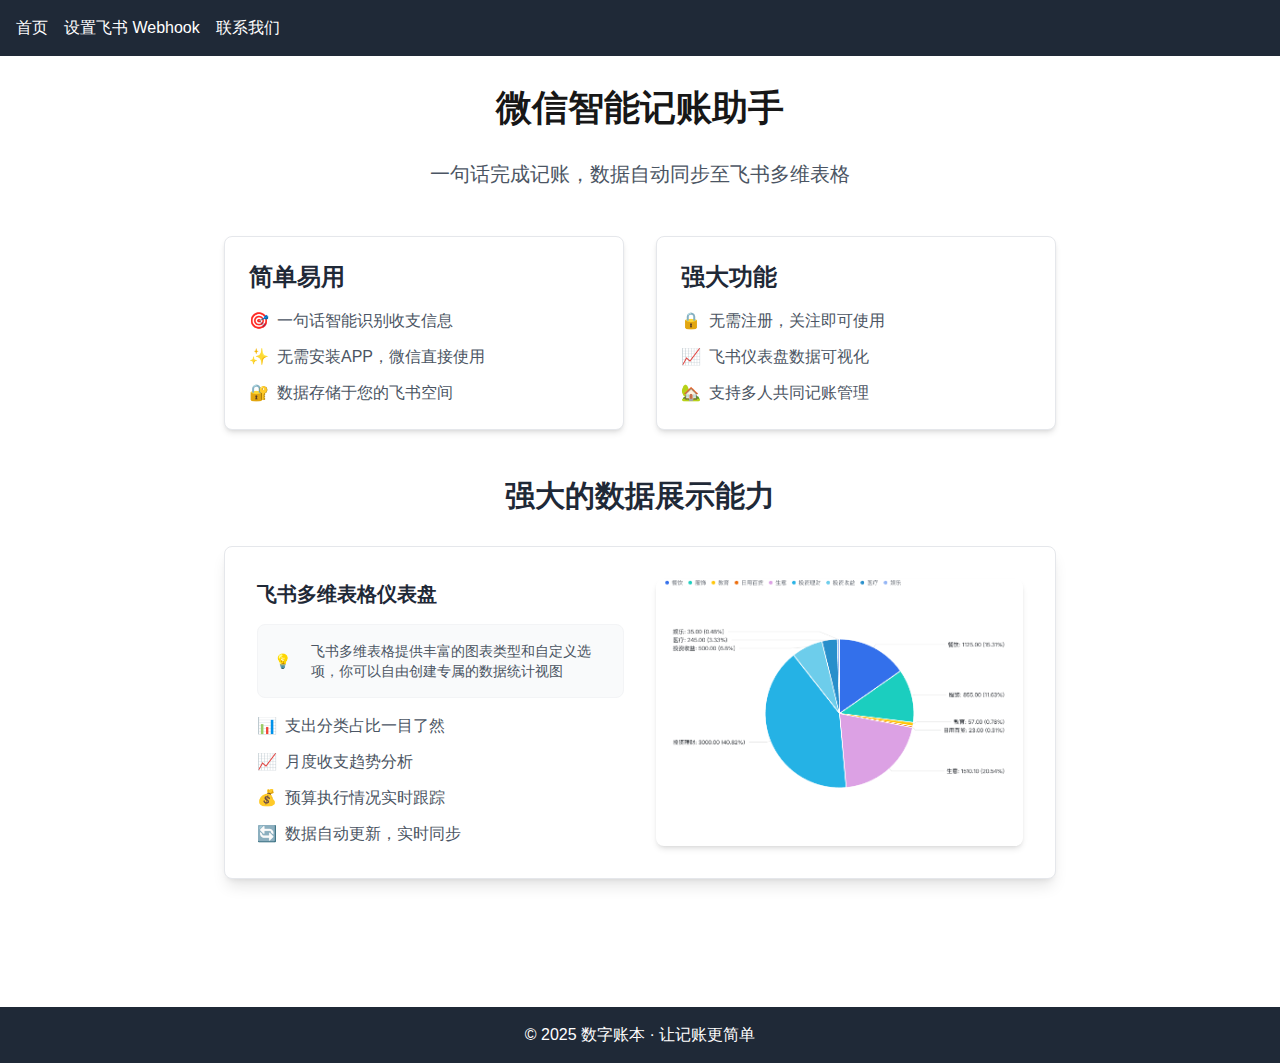
<file: index.html>
<!DOCTYPE html><html lang="zh"><head><meta charSet="utf-8"/><meta name="viewport" content="width=device-width, initial-scale=1"/><link rel="preload" as="image" href="/images/dashboard-preview.png"/><link rel="stylesheet" href="/_next/static/css/092851942fc3af41.css" data-precedence="next"/><link rel="preload" as="script" fetchPriority="low" href="/_next/static/chunks/webpack-68f22649503f8e75.js"/><script src="/_next/static/chunks/4bd1b696-7f4092adee896cfb.js" async=""></script><script src="/_next/static/chunks/517-6ba646616c25fc86.js" async=""></script><script src="/_next/static/chunks/main-app-de2c686121b2d412.js" async=""></script><script src="/_next/static/chunks/839-b7e8586005a6b301.js" async=""></script><script src="/_next/static/chunks/app/layout-1eefaf1595cbd5c8.js" async=""></script><title>数字账本</title><meta name="description" content="欢迎使用数字账本"/><link rel="icon" href="/favicon.ico" type="image/x-icon" sizes="16x16"/><script src="/_next/static/chunks/polyfills-42372ed130431b0a.js" noModule=""></script></head><body><header class="bg-gray-800 text-white p-4"><nav class="container mx-auto flex space-x-4"><a class="hover:text-gray-300" href="/">首页</a><a class="hover:text-gray-300" href="/wx/setting">设置飞书 Webhook</a><a class="hover:text-gray-300" href="/contact">联系我们</a></nav></header><main class="min-h-screen p-8 max-w-4xl mx-auto"><h1 class="text-4xl font-bold mb-8 text-center">微信智能记账助手</h1><div class="text-center mb-12"><p class="text-xl text-gray-600">一句话完成记账，数据自动同步至飞书多维表格</p></div><div class="grid md:grid-cols-2 gap-8 mb-12"><div class="bg-white p-6 rounded-lg shadow-md hover:shadow-lg transition-all border border-gray-200 hover:border-gray-300"><h2 class="text-2xl font-semibold mb-4 text-gray-800">简单易用</h2><ul class="space-y-3 text-gray-600"><li class="flex items-center"><span class="mr-2">🎯</span><span>一句话智能识别收支信息</span></li><li class="flex items-center"><span class="mr-2">✨</span><span>无需安装APP，微信直接使用</span></li><li class="flex items-center"><span class="mr-2">🔐</span><span>数据存储于您的飞书空间</span></li></ul></div><div class="bg-white p-6 rounded-lg shadow-md hover:shadow-lg transition-all border border-gray-200 hover:border-gray-300"><h2 class="text-2xl font-semibold mb-4 text-gray-800">强大功能</h2><ul class="space-y-3 text-gray-600"><li class="flex items-center"><span class="mr-2">🔒</span><span>无需注册，关注即可使用</span></li><li class="flex items-center"><span class="mr-2">📈</span><span>飞书仪表盘数据可视化</span></li><li class="flex items-center"><span class="mr-2">🏡</span><span>支持多人共同记账管理</span></li></ul></div></div><div class="mb-16"><h2 class="text-3xl font-semibold text-center mb-8 text-gray-800">强大的数据展示能力</h2><div class="bg-white p-8 rounded-lg shadow-lg border border-gray-200"><div class="grid md:grid-cols-2 gap-8 items-center"><div class="space-y-4"><h3 class="text-xl font-semibold text-gray-800">飞书多维表格仪表盘</h3><div class="mt-6 bg-gray-50 p-4 rounded-lg border border-gray-100 hover:border-gray-200 transition-all"><span class="text-gray-600 text-sm flex items-center gap-3"><span class="mr-2">💡</span><span>飞书多维表格提供丰富的图表类型和自定义选项，你可以自由创建专属的数据统计视图</span></span></div><ul class="space-y-3 text-gray-600"><li class="flex items-center"><span class="mr-2">📊</span><span>支出分类占比一目了然</span></li><li class="flex items-center"><span class="mr-2">📈</span><span>月度收支趋势分析</span></li><li class="flex items-center"><span class="mr-2">💰</span><span>预算执行情况实时跟踪</span></li><li class="flex items-center"><span class="mr-2">🔄</span><span>数据自动更新，实时同步</span></li></ul></div><div class="relative"><img src="/images/dashboard-preview.png" alt="飞书多维表格仪表盘预览" class="rounded-lg shadow-md w-full"/></div></div></div></div></main><footer class="bg-gray-800 text-white p-4 mt-8"><div class="container mx-auto text-center">© <!-- -->2025<!-- --> 数字账本 · 让记账更简单</div></footer><script src="/_next/static/chunks/webpack-68f22649503f8e75.js" async=""></script><script>(self.__next_f=self.__next_f||[]).push([0])</script><script>self.__next_f.push([1,"2:\"$Sreact.fragment\"\n3:I[4839,[\"839\",\"static/chunks/839-b7e8586005a6b301.js\",\"177\",\"static/chunks/app/layout-1eefaf1595cbd5c8.js\"],\"\"]\n4:I[5244,[],\"\"]\n5:I[3866,[],\"\"]\n6:I[6213,[],\"OutletBoundary\"]\n8:I[6213,[],\"MetadataBoundary\"]\na:I[6213,[],\"ViewportBoundary\"]\nc:I[4835,[],\"\"]\n1:HL[\"/_next/static/css/092851942fc3af41.css\",\"style\"]\n"])</script><script>self.__next_f.push([1,"0:{\"P\":null,\"b\":\"u-oBWUDQiPk7FJg3Ma1K8\",\"p\":\"\",\"c\":[\"\",\"\"],\"i\":false,\"f\":[[[\"\",{\"children\":[\"__PAGE__\",{}]},\"$undefined\",\"$undefined\",true],[\"\",[\"$\",\"$2\",\"c\",{\"children\":[[[\"$\",\"link\",\"0\",{\"rel\":\"stylesheet\",\"href\":\"/_next/static/css/092851942fc3af41.css\",\"precedence\":\"next\",\"crossOrigin\":\"$undefined\",\"nonce\":\"$undefined\"}]],[\"$\",\"html\",null,{\"lang\":\"zh\",\"children\":[\"$\",\"body\",null,{\"children\":[[\"$\",\"header\",null,{\"className\":\"bg-gray-800 text-white p-4\",\"children\":[\"$\",\"nav\",null,{\"className\":\"container mx-auto flex space-x-4\",\"children\":[[\"$\",\"$L3\",null,{\"href\":\"/\",\"className\":\"hover:text-gray-300\",\"children\":\"首页\"}],[\"$\",\"$L3\",null,{\"href\":\"/wx/setting\",\"className\":\"hover:text-gray-300\",\"children\":\"设置飞书 Webhook\"}],[\"$\",\"$L3\",null,{\"href\":\"/contact\",\"className\":\"hover:text-gray-300\",\"children\":\"联系我们\"}]]}]}],[\"$\",\"$L4\",null,{\"parallelRouterKey\":\"children\",\"segmentPath\":[\"children\"],\"error\":\"$undefined\",\"errorStyles\":\"$undefined\",\"errorScripts\":\"$undefined\",\"template\":[\"$\",\"$L5\",null,{}],\"templateStyles\":\"$undefined\",\"templateScripts\":\"$undefined\",\"notFound\":[[\"$\",\"title\",null,{\"children\":\"404: This page could not be found.\"}],[\"$\",\"div\",null,{\"style\":{\"fontFamily\":\"system-ui,\\\"Segoe UI\\\",Roboto,Helvetica,Arial,sans-serif,\\\"Apple Color Emoji\\\",\\\"Segoe UI Emoji\\\"\",\"height\":\"100vh\",\"textAlign\":\"center\",\"display\":\"flex\",\"flexDirection\":\"column\",\"alignItems\":\"center\",\"justifyContent\":\"center\"},\"children\":[\"$\",\"div\",null,{\"children\":[[\"$\",\"style\",null,{\"dangerouslySetInnerHTML\":{\"__html\":\"body{color:#000;background:#fff;margin:0}.next-error-h1{border-right:1px solid rgba(0,0,0,.3)}@media (prefers-color-scheme:dark){body{color:#fff;background:#000}.next-error-h1{border-right:1px solid rgba(255,255,255,.3)}}\"}}],[\"$\",\"h1\",null,{\"className\":\"next-error-h1\",\"style\":{\"display\":\"inline-block\",\"margin\":\"0 20px 0 0\",\"padding\":\"0 23px 0 0\",\"fontSize\":24,\"fontWeight\":500,\"verticalAlign\":\"top\",\"lineHeight\":\"49px\"},\"children\":\"404\"}],[\"$\",\"div\",null,{\"style\":{\"display\":\"inline-block\"},\"children\":[\"$\",\"h2\",null,{\"style\":{\"fontSize\":14,\"fontWeight\":400,\"lineHeight\":\"49px\",\"margin\":0},\"children\":\"This page could not be found.\"}]}]]}]}]],\"notFoundStyles\":[]}],[\"$\",\"footer\",null,{\"className\":\"bg-gray-800 text-white p-4 mt-8\",\"children\":[\"$\",\"div\",null,{\"className\":\"container mx-auto text-center\",\"children\":[\"© \",2025,\" 数字账本 · 让记账更简单\"]}]}]]}]}]]}],{\"children\":[\"__PAGE__\",[\"$\",\"$2\",\"c\",{\"children\":[[\"$\",\"main\",null,{\"className\":\"min-h-screen p-8 max-w-4xl mx-auto\",\"children\":[[\"$\",\"h1\",null,{\"className\":\"text-4xl font-bold mb-8 text-center\",\"children\":\"微信智能记账助手\"}],[\"$\",\"div\",null,{\"className\":\"text-center mb-12\",\"children\":[\"$\",\"p\",null,{\"className\":\"text-xl text-gray-600\",\"children\":\"一句话完成记账，数据自动同步至飞书多维表格\"}]}],[\"$\",\"div\",null,{\"className\":\"grid md:grid-cols-2 gap-8 mb-12\",\"children\":[[\"$\",\"div\",null,{\"className\":\"bg-white p-6 rounded-lg shadow-md hover:shadow-lg transition-all border border-gray-200 hover:border-gray-300\",\"children\":[[\"$\",\"h2\",null,{\"className\":\"text-2xl font-semibold mb-4 text-gray-800\",\"children\":\"简单易用\"}],[\"$\",\"ul\",null,{\"className\":\"space-y-3 text-gray-600\",\"children\":[[\"$\",\"li\",null,{\"className\":\"flex items-center\",\"children\":[[\"$\",\"span\",null,{\"className\":\"mr-2\",\"children\":\"🎯\"}],[\"$\",\"span\",null,{\"children\":\"一句话智能识别收支信息\"}]]}],[\"$\",\"li\",null,{\"className\":\"flex items-center\",\"children\":[[\"$\",\"span\",null,{\"className\":\"mr-2\",\"children\":\"✨\"}],[\"$\",\"span\",null,{\"children\":\"无需安装APP，微信直接使用\"}]]}],[\"$\",\"li\",null,{\"className\":\"flex items-center\",\"children\":[[\"$\",\"span\",null,{\"className\":\"mr-2\",\"children\":\"🔐\"}],[\"$\",\"span\",null,{\"children\":\"数据存储于您的飞书空间\"}]]}]]}]]}],[\"$\",\"div\",null,{\"className\":\"bg-white p-6 rounded-lg shadow-md hover:shadow-lg transition-all border border-gray-200 hover:border-gray-300\",\"children\":[[\"$\",\"h2\",null,{\"className\":\"text-2xl font-semibold mb-4 text-gray-800\",\"children\":\"强大功能\"}],[\"$\",\"ul\",null,{\"className\":\"space-y-3 text-gray-600\",\"children\":[[\"$\",\"li\",null,{\"className\":\"flex items-center\",\"children\":[[\"$\",\"span\",null,{\"className\":\"mr-2\",\"children\":\"🔒\"}],[\"$\",\"span\",null,{\"children\":\"无需注册，关注即可使用\"}]]}],[\"$\",\"li\",null,{\"className\":\"flex items-center\",\"children\":[[\"$\",\"span\",null,{\"className\":\"mr-2\",\"children\":\"📈\"}],[\"$\",\"span\",null,{\"children\":\"飞书仪表盘数据可视化\"}]]}],[\"$\",\"li\",null,{\"className\":\"flex items-center\",\"children\":[[\"$\",\"span\",null,{\"className\":\"mr-2\",\"children\":\"🏡\"}],[\"$\",\"span\",null,{\"children\":\"支持多人共同记账管理\"}]]}]]}]]}]]}],[\"$\",\"div\",null,{\"className\":\"mb-16\",\"children\":[[\"$\",\"h2\",null,{\"className\":\"text-3xl font-semibold text-center mb-8 text-gray-800\",\"children\":\"强大的数据展示能力\"}],[\"$\",\"div\",null,{\"className\":\"bg-white p-8 rounded-lg shadow-lg border border-gray-200\",\"children\":[\"$\",\"div\",null,{\"className\":\"grid md:grid-cols-2 gap-8 items-center\",\"children\":[[\"$\",\"div\",null,{\"className\":\"space-y-4\",\"children\":[[\"$\",\"h3\",null,{\"className\":\"text-xl font-semibold text-gray-800\",\"children\":\"飞书多维表格仪表盘\"}],[\"$\",\"div\",null,{\"className\":\"mt-6 bg-gray-50 p-4 rounded-lg border border-gray-100 hover:border-gray-200 transition-all\",\"children\":[\"$\",\"span\",null,{\"className\":\"text-gray-600 text-sm flex items-center gap-3\",\"children\":[[\"$\",\"span\",null,{\"className\":\"mr-2\",\"children\":\"💡\"}],[\"$\",\"span\",null,{\"children\":\"飞书多维表格提供丰富的图表类型和自定义选项，你可以自由创建专属的数据统计视图\"}]]}]}],[\"$\",\"ul\",null,{\"className\":\"space-y-3 text-gray-600\",\"children\":[[\"$\",\"li\",null,{\"className\":\"flex items-center\",\"children\":[[\"$\",\"span\",null,{\"className\":\"mr-2\",\"children\":\"📊\"}],[\"$\",\"span\",null,{\"children\":\"支出分类占比一目了然\"}]]}],[\"$\",\"li\",null,{\"className\":\"flex items-center\",\"children\":[[\"$\",\"span\",null,{\"className\":\"mr-2\",\"children\":\"📈\"}],[\"$\",\"span\",null,{\"children\":\"月度收支趋势分析\"}]]}],[\"$\",\"li\",null,{\"className\":\"flex items-center\",\"children\":[[\"$\",\"span\",null,{\"className\":\"mr-2\",\"children\":\"💰\"}],[\"$\",\"span\",null,{\"children\":\"预算执行情况实时跟踪\"}]]}],[\"$\",\"li\",null,{\"className\":\"flex items-center\",\"children\":[[\"$\",\"span\",null,{\"className\":\"mr-2\",\"children\":\"🔄\"}],[\"$\",\"span\",null,{\"children\":\"数据自动更新，实时同步\"}]]}]]}]]}],[\"$\",\"div\",null,{\"className\":\"relative\",\"children\":[\"$\",\"img\",null,{\"src\":\"/images/dashboard-preview.png\",\"alt\":\"飞书多维表格仪表盘预览\",\"className\":\"rounded-lg shadow-md w-full\"}]}]]}]}]]}]]}],null,[\"$\",\"$L6\",null,{\"children\":\"$L7\"}]]}],{},null]},null],[\"$\",\"$2\",\"h\",{\"children\":[null,[\"$\",\"$2\",\"CyH4TGYJJ3W2p8lLMPXY5\",{\"children\":[[\"$\",\"$L8\",null,{\"children\":\"$L9\"}],[\"$\",\"$La\",null,{\"children\":\"$Lb\"}],null]}]]}]]],\"m\":\"$undefined\",\"G\":[\"$c\",\"$undefined\"],\"s\":false,\"S\":true}\n"])</script><script>self.__next_f.push([1,"b:[[\"$\",\"meta\",\"0\",{\"name\":\"viewport\",\"content\":\"width=device-width, initial-scale=1\"}]]\n9:[[\"$\",\"meta\",\"0\",{\"charSet\":\"utf-8\"}],[\"$\",\"title\",\"1\",{\"children\":\"数字账本\"}],[\"$\",\"meta\",\"2\",{\"name\":\"description\",\"content\":\"欢迎使用数字账本\"}],[\"$\",\"link\",\"3\",{\"rel\":\"icon\",\"href\":\"/favicon.ico\",\"type\":\"image/x-icon\",\"sizes\":\"16x16\"}]]\n"])</script><script>self.__next_f.push([1,"7:null\n"])</script></body></html>
</file>
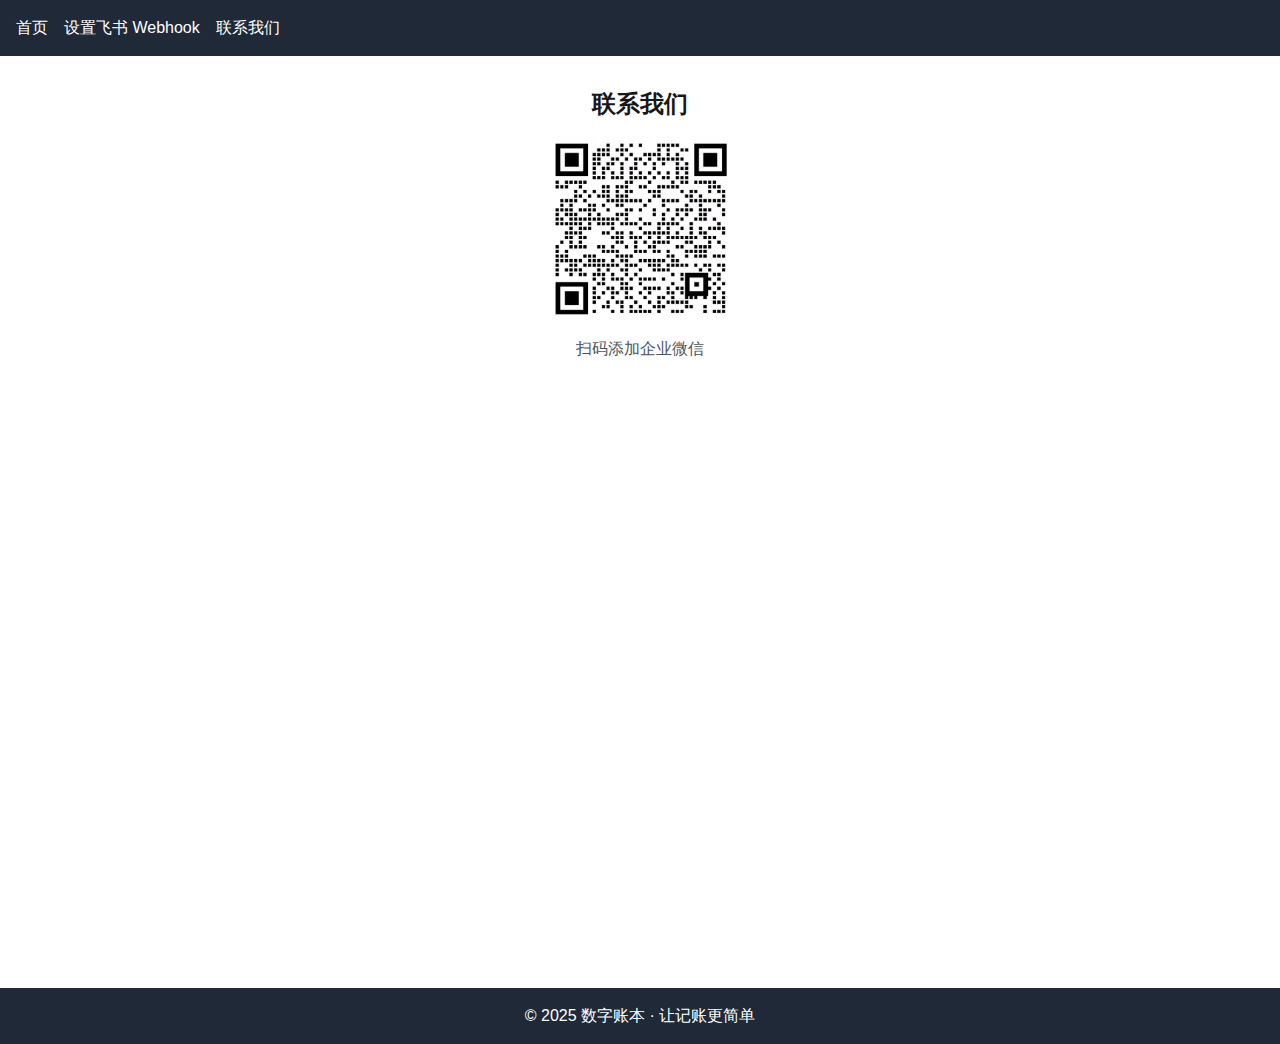
<file: contact.html>
<!DOCTYPE html><html lang="zh"><head><meta charSet="utf-8"/><meta name="viewport" content="width=device-width, initial-scale=1"/><link rel="stylesheet" href="/_next/static/css/092851942fc3af41.css" data-precedence="next"/><link rel="preload" as="script" fetchPriority="low" href="/_next/static/chunks/webpack-68f22649503f8e75.js"/><script src="/_next/static/chunks/4bd1b696-7f4092adee896cfb.js" async=""></script><script src="/_next/static/chunks/517-6ba646616c25fc86.js" async=""></script><script src="/_next/static/chunks/main-app-de2c686121b2d412.js" async=""></script><script src="/_next/static/chunks/839-b7e8586005a6b301.js" async=""></script><script src="/_next/static/chunks/app/layout-1eefaf1595cbd5c8.js" async=""></script><script src="/_next/static/chunks/970-0fd67c29735db289.js" async=""></script><script src="/_next/static/chunks/app/contact/page-80c2fb21d6ceb840.js" async=""></script><title>数字账本</title><meta name="description" content="欢迎使用数字账本"/><link rel="icon" href="/favicon.ico" type="image/x-icon" sizes="16x16"/><script src="/_next/static/chunks/polyfills-42372ed130431b0a.js" noModule=""></script></head><body><header class="bg-gray-800 text-white p-4"><nav class="container mx-auto flex space-x-4"><a class="hover:text-gray-300" href="/">首页</a><a class="hover:text-gray-300" href="/wx/setting">设置飞书 Webhook</a><a class="hover:text-gray-300" href="/contact">联系我们</a></nav></header><div class="min-h-screen p-8"><div class="text-center"><h2 class="text-2xl font-semibold mb-4">联系我们</h2><div class="inline-block"><img alt="企业微信二维码" loading="lazy" width="200" height="200" decoding="async" data-nimg="1" class="mx-auto" style="color:transparent" src="/images/wechat.jpg"/><p class="mt-2 text-gray-600">扫码添加企业微信</p></div></div></div><footer class="bg-gray-800 text-white p-4 mt-8"><div class="container mx-auto text-center">© <!-- -->2025<!-- --> 数字账本 · 让记账更简单</div></footer><script src="/_next/static/chunks/webpack-68f22649503f8e75.js" async=""></script><script>(self.__next_f=self.__next_f||[]).push([0])</script><script>self.__next_f.push([1,"2:\"$Sreact.fragment\"\n3:I[4839,[\"839\",\"static/chunks/839-b7e8586005a6b301.js\",\"177\",\"static/chunks/app/layout-1eefaf1595cbd5c8.js\"],\"\"]\n4:I[5244,[],\"\"]\n5:I[3866,[],\"\"]\n6:I[7970,[\"970\",\"static/chunks/970-0fd67c29735db289.js\",\"977\",\"static/chunks/app/contact/page-80c2fb21d6ceb840.js\"],\"Image\"]\n7:I[6213,[],\"OutletBoundary\"]\n9:I[6213,[],\"MetadataBoundary\"]\nb:I[6213,[],\"ViewportBoundary\"]\nd:I[4835,[],\"\"]\n1:HL[\"/_next/static/css/092851942fc3af41.css\",\"style\"]\n"])</script><script>self.__next_f.push([1,"0:{\"P\":null,\"b\":\"u-oBWUDQiPk7FJg3Ma1K8\",\"p\":\"\",\"c\":[\"\",\"contact\"],\"i\":false,\"f\":[[[\"\",{\"children\":[\"contact\",{\"children\":[\"__PAGE__\",{}]}]},\"$undefined\",\"$undefined\",true],[\"\",[\"$\",\"$2\",\"c\",{\"children\":[[[\"$\",\"link\",\"0\",{\"rel\":\"stylesheet\",\"href\":\"/_next/static/css/092851942fc3af41.css\",\"precedence\":\"next\",\"crossOrigin\":\"$undefined\",\"nonce\":\"$undefined\"}]],[\"$\",\"html\",null,{\"lang\":\"zh\",\"children\":[\"$\",\"body\",null,{\"children\":[[\"$\",\"header\",null,{\"className\":\"bg-gray-800 text-white p-4\",\"children\":[\"$\",\"nav\",null,{\"className\":\"container mx-auto flex space-x-4\",\"children\":[[\"$\",\"$L3\",null,{\"href\":\"/\",\"className\":\"hover:text-gray-300\",\"children\":\"首页\"}],[\"$\",\"$L3\",null,{\"href\":\"/wx/setting\",\"className\":\"hover:text-gray-300\",\"children\":\"设置飞书 Webhook\"}],[\"$\",\"$L3\",null,{\"href\":\"/contact\",\"className\":\"hover:text-gray-300\",\"children\":\"联系我们\"}]]}]}],[\"$\",\"$L4\",null,{\"parallelRouterKey\":\"children\",\"segmentPath\":[\"children\"],\"error\":\"$undefined\",\"errorStyles\":\"$undefined\",\"errorScripts\":\"$undefined\",\"template\":[\"$\",\"$L5\",null,{}],\"templateStyles\":\"$undefined\",\"templateScripts\":\"$undefined\",\"notFound\":[[\"$\",\"title\",null,{\"children\":\"404: This page could not be found.\"}],[\"$\",\"div\",null,{\"style\":{\"fontFamily\":\"system-ui,\\\"Segoe UI\\\",Roboto,Helvetica,Arial,sans-serif,\\\"Apple Color Emoji\\\",\\\"Segoe UI Emoji\\\"\",\"height\":\"100vh\",\"textAlign\":\"center\",\"display\":\"flex\",\"flexDirection\":\"column\",\"alignItems\":\"center\",\"justifyContent\":\"center\"},\"children\":[\"$\",\"div\",null,{\"children\":[[\"$\",\"style\",null,{\"dangerouslySetInnerHTML\":{\"__html\":\"body{color:#000;background:#fff;margin:0}.next-error-h1{border-right:1px solid rgba(0,0,0,.3)}@media (prefers-color-scheme:dark){body{color:#fff;background:#000}.next-error-h1{border-right:1px solid rgba(255,255,255,.3)}}\"}}],[\"$\",\"h1\",null,{\"className\":\"next-error-h1\",\"style\":{\"display\":\"inline-block\",\"margin\":\"0 20px 0 0\",\"padding\":\"0 23px 0 0\",\"fontSize\":24,\"fontWeight\":500,\"verticalAlign\":\"top\",\"lineHeight\":\"49px\"},\"children\":\"404\"}],[\"$\",\"div\",null,{\"style\":{\"display\":\"inline-block\"},\"children\":[\"$\",\"h2\",null,{\"style\":{\"fontSize\":14,\"fontWeight\":400,\"lineHeight\":\"49px\",\"margin\":0},\"children\":\"This page could not be found.\"}]}]]}]}]],\"notFoundStyles\":[]}],[\"$\",\"footer\",null,{\"className\":\"bg-gray-800 text-white p-4 mt-8\",\"children\":[\"$\",\"div\",null,{\"className\":\"container mx-auto text-center\",\"children\":[\"© \",2025,\" 数字账本 · 让记账更简单\"]}]}]]}]}]]}],{\"children\":[\"contact\",[\"$\",\"$2\",\"c\",{\"children\":[null,[\"$\",\"$L4\",null,{\"parallelRouterKey\":\"children\",\"segmentPath\":[\"children\",\"contact\",\"children\"],\"error\":\"$undefined\",\"errorStyles\":\"$undefined\",\"errorScripts\":\"$undefined\",\"template\":[\"$\",\"$L5\",null,{}],\"templateStyles\":\"$undefined\",\"templateScripts\":\"$undefined\",\"notFound\":\"$undefined\",\"notFoundStyles\":\"$undefined\"}]]}],{\"children\":[\"__PAGE__\",[\"$\",\"$2\",\"c\",{\"children\":[[\"$\",\"div\",null,{\"className\":\"min-h-screen p-8\",\"children\":[\"$\",\"div\",null,{\"className\":\"text-center\",\"children\":[[\"$\",\"h2\",null,{\"className\":\"text-2xl font-semibold mb-4\",\"children\":\"联系我们\"}],[\"$\",\"div\",null,{\"className\":\"inline-block\",\"children\":[[\"$\",\"$L6\",null,{\"src\":\"/images/wechat.jpg\",\"alt\":\"企业微信二维码\",\"width\":200,\"height\":200,\"className\":\"mx-auto\"}],[\"$\",\"p\",null,{\"className\":\"mt-2 text-gray-600\",\"children\":\"扫码添加企业微信\"}]]}]]}]}],null,[\"$\",\"$L7\",null,{\"children\":\"$L8\"}]]}],{},null]},null]},null],[\"$\",\"$2\",\"h\",{\"children\":[null,[\"$\",\"$2\",\"bcBdIOxFwy9HU2bNNLlyo\",{\"children\":[[\"$\",\"$L9\",null,{\"children\":\"$La\"}],[\"$\",\"$Lb\",null,{\"children\":\"$Lc\"}],null]}]]}]]],\"m\":\"$undefined\",\"G\":[\"$d\",\"$undefined\"],\"s\":false,\"S\":true}\n"])</script><script>self.__next_f.push([1,"c:[[\"$\",\"meta\",\"0\",{\"name\":\"viewport\",\"content\":\"width=device-width, initial-scale=1\"}]]\na:[[\"$\",\"meta\",\"0\",{\"charSet\":\"utf-8\"}],[\"$\",\"title\",\"1\",{\"children\":\"数字账本\"}],[\"$\",\"meta\",\"2\",{\"name\":\"description\",\"content\":\"欢迎使用数字账本\"}],[\"$\",\"link\",\"3\",{\"rel\":\"icon\",\"href\":\"/favicon.ico\",\"type\":\"image/x-icon\",\"sizes\":\"16x16\"}]]\n"])</script><script>self.__next_f.push([1,"8:null\n"])</script></body></html>
</file>
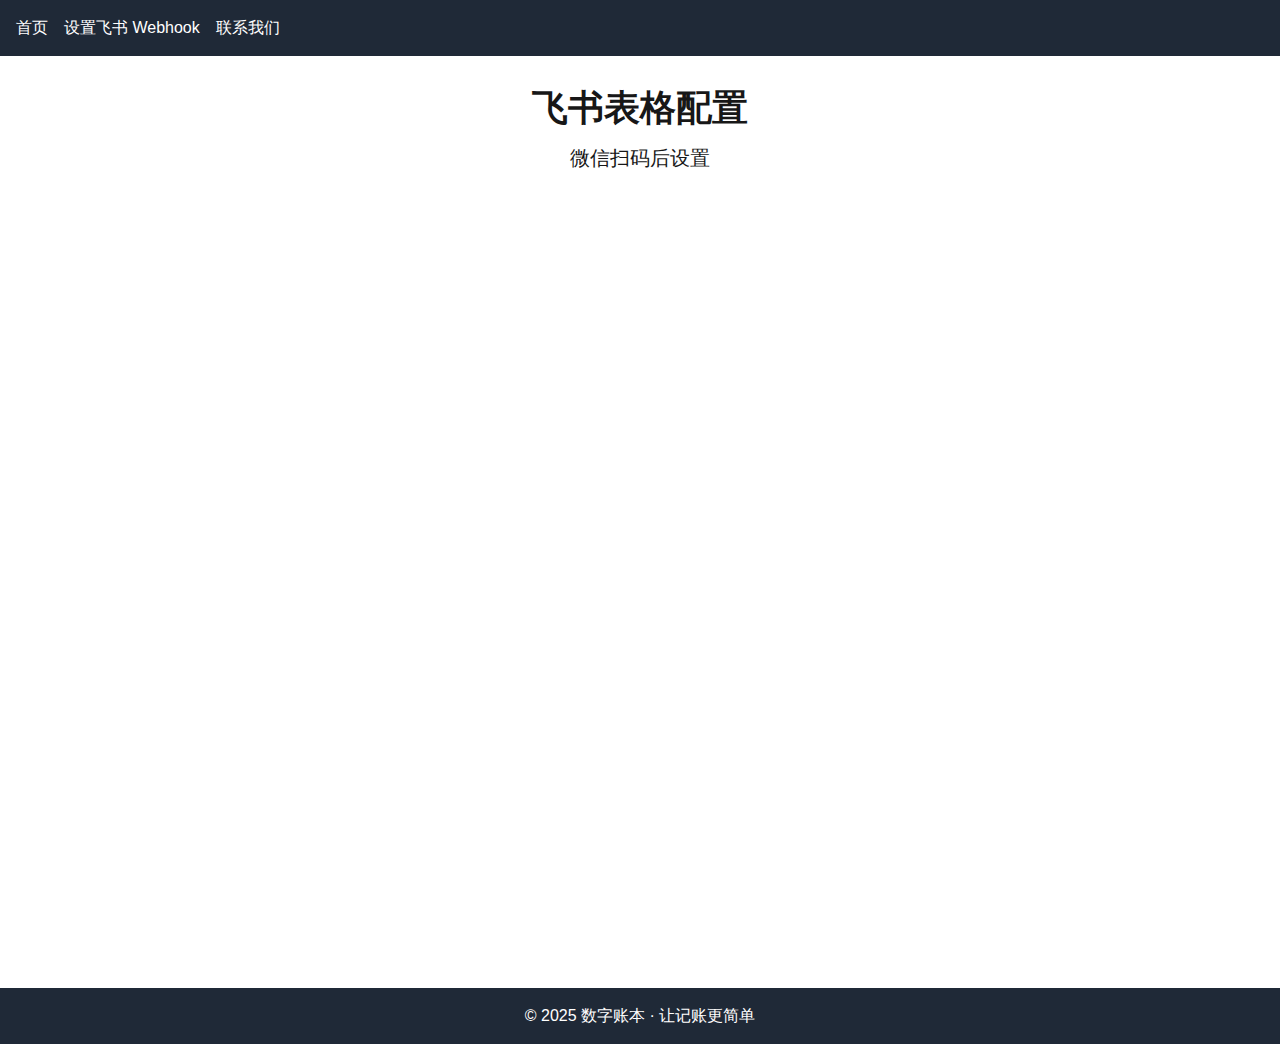
<file: wx/setting.html>
<!DOCTYPE html><html lang="zh"><head><meta charSet="utf-8"/><meta name="viewport" content="width=device-width, initial-scale=1"/><link rel="stylesheet" href="/_next/static/css/092851942fc3af41.css" data-precedence="next"/><link rel="preload" as="script" fetchPriority="low" href="/_next/static/chunks/webpack-68f22649503f8e75.js"/><script src="/_next/static/chunks/4bd1b696-7f4092adee896cfb.js" async=""></script><script src="/_next/static/chunks/517-6ba646616c25fc86.js" async=""></script><script src="/_next/static/chunks/main-app-de2c686121b2d412.js" async=""></script><script src="/_next/static/chunks/839-b7e8586005a6b301.js" async=""></script><script src="/_next/static/chunks/app/layout-1eefaf1595cbd5c8.js" async=""></script><script src="/_next/static/chunks/970-0fd67c29735db289.js" async=""></script><script src="/_next/static/chunks/app/wx/setting/page-17ffeb427c1f28b8.js" async=""></script><title>设置 Webhook</title><meta name="description" content="飞书 Webhook 设置"/><link rel="icon" href="/favicon.ico" type="image/x-icon" sizes="16x16"/><script src="/_next/static/chunks/polyfills-42372ed130431b0a.js" noModule=""></script></head><body><header class="bg-gray-800 text-white p-4"><nav class="container mx-auto flex space-x-4"><a class="hover:text-gray-300" href="/">首页</a><a class="hover:text-gray-300" href="/wx/setting">设置飞书 Webhook</a><a class="hover:text-gray-300" href="/contact">联系我们</a></nav></header><div class="min-h-screen p-8"><h1 class="text-4xl font-bold mb-4 text-center">飞书表格配置</h1><div class="text-center"><h2 class="text-xl mb-4">微信扫码后设置</h2></div></div><footer class="bg-gray-800 text-white p-4 mt-8"><div class="container mx-auto text-center">© <!-- -->2025<!-- --> 数字账本 · 让记账更简单</div></footer><script src="/_next/static/chunks/webpack-68f22649503f8e75.js" async=""></script><script>(self.__next_f=self.__next_f||[]).push([0])</script><script>self.__next_f.push([1,"2:\"$Sreact.fragment\"\n3:I[4839,[\"839\",\"static/chunks/839-b7e8586005a6b301.js\",\"177\",\"static/chunks/app/layout-1eefaf1595cbd5c8.js\"],\"\"]\n4:I[5244,[],\"\"]\n5:I[3866,[],\"\"]\n6:I[7033,[],\"ClientPageRoot\"]\n7:I[7364,[\"970\",\"static/chunks/970-0fd67c29735db289.js\",\"443\",\"static/chunks/app/wx/setting/page-17ffeb427c1f28b8.js\"],\"default\"]\na:I[6213,[],\"OutletBoundary\"]\nc:I[6213,[],\"MetadataBoundary\"]\ne:I[6213,[],\"ViewportBoundary\"]\n10:I[4835,[],\"\"]\n1:HL[\"/_next/static/css/092851942fc3af41.css\",\"style\"]\n"])</script><script>self.__next_f.push([1,"0:{\"P\":null,\"b\":\"u-oBWUDQiPk7FJg3Ma1K8\",\"p\":\"\",\"c\":[\"\",\"wx\",\"setting\"],\"i\":false,\"f\":[[[\"\",{\"children\":[\"wx\",{\"children\":[\"setting\",{\"children\":[\"__PAGE__\",{}]}]}]},\"$undefined\",\"$undefined\",true],[\"\",[\"$\",\"$2\",\"c\",{\"children\":[[[\"$\",\"link\",\"0\",{\"rel\":\"stylesheet\",\"href\":\"/_next/static/css/092851942fc3af41.css\",\"precedence\":\"next\",\"crossOrigin\":\"$undefined\",\"nonce\":\"$undefined\"}]],[\"$\",\"html\",null,{\"lang\":\"zh\",\"children\":[\"$\",\"body\",null,{\"children\":[[\"$\",\"header\",null,{\"className\":\"bg-gray-800 text-white p-4\",\"children\":[\"$\",\"nav\",null,{\"className\":\"container mx-auto flex space-x-4\",\"children\":[[\"$\",\"$L3\",null,{\"href\":\"/\",\"className\":\"hover:text-gray-300\",\"children\":\"首页\"}],[\"$\",\"$L3\",null,{\"href\":\"/wx/setting\",\"className\":\"hover:text-gray-300\",\"children\":\"设置飞书 Webhook\"}],[\"$\",\"$L3\",null,{\"href\":\"/contact\",\"className\":\"hover:text-gray-300\",\"children\":\"联系我们\"}]]}]}],[\"$\",\"$L4\",null,{\"parallelRouterKey\":\"children\",\"segmentPath\":[\"children\"],\"error\":\"$undefined\",\"errorStyles\":\"$undefined\",\"errorScripts\":\"$undefined\",\"template\":[\"$\",\"$L5\",null,{}],\"templateStyles\":\"$undefined\",\"templateScripts\":\"$undefined\",\"notFound\":[[\"$\",\"title\",null,{\"children\":\"404: This page could not be found.\"}],[\"$\",\"div\",null,{\"style\":{\"fontFamily\":\"system-ui,\\\"Segoe UI\\\",Roboto,Helvetica,Arial,sans-serif,\\\"Apple Color Emoji\\\",\\\"Segoe UI Emoji\\\"\",\"height\":\"100vh\",\"textAlign\":\"center\",\"display\":\"flex\",\"flexDirection\":\"column\",\"alignItems\":\"center\",\"justifyContent\":\"center\"},\"children\":[\"$\",\"div\",null,{\"children\":[[\"$\",\"style\",null,{\"dangerouslySetInnerHTML\":{\"__html\":\"body{color:#000;background:#fff;margin:0}.next-error-h1{border-right:1px solid rgba(0,0,0,.3)}@media (prefers-color-scheme:dark){body{color:#fff;background:#000}.next-error-h1{border-right:1px solid rgba(255,255,255,.3)}}\"}}],[\"$\",\"h1\",null,{\"className\":\"next-error-h1\",\"style\":{\"display\":\"inline-block\",\"margin\":\"0 20px 0 0\",\"padding\":\"0 23px 0 0\",\"fontSize\":24,\"fontWeight\":500,\"verticalAlign\":\"top\",\"lineHeight\":\"49px\"},\"children\":\"404\"}],[\"$\",\"div\",null,{\"style\":{\"display\":\"inline-block\"},\"children\":[\"$\",\"h2\",null,{\"style\":{\"fontSize\":14,\"fontWeight\":400,\"lineHeight\":\"49px\",\"margin\":0},\"children\":\"This page could not be found.\"}]}]]}]}]],\"notFoundStyles\":[]}],[\"$\",\"footer\",null,{\"className\":\"bg-gray-800 text-white p-4 mt-8\",\"children\":[\"$\",\"div\",null,{\"className\":\"container mx-auto text-center\",\"children\":[\"© \",2025,\" 数字账本 · 让记账更简单\"]}]}]]}]}]]}],{\"children\":[\"wx\",[\"$\",\"$2\",\"c\",{\"children\":[null,[\"$\",\"$L4\",null,{\"parallelRouterKey\":\"children\",\"segmentPath\":[\"children\",\"wx\",\"children\"],\"error\":\"$undefined\",\"errorStyles\":\"$undefined\",\"errorScripts\":\"$undefined\",\"template\":[\"$\",\"$L5\",null,{}],\"templateStyles\":\"$undefined\",\"templateScripts\":\"$undefined\",\"notFound\":\"$undefined\",\"notFoundStyles\":\"$undefined\"}]]}],{\"children\":[\"setting\",[\"$\",\"$2\",\"c\",{\"children\":[null,[\"$\",\"$L4\",null,{\"parallelRouterKey\":\"children\",\"segmentPath\":[\"children\",\"wx\",\"children\",\"setting\",\"children\"],\"error\":\"$undefined\",\"errorStyles\":\"$undefined\",\"errorScripts\":\"$undefined\",\"template\":[\"$\",\"$L5\",null,{}],\"templateStyles\":\"$undefined\",\"templateScripts\":\"$undefined\",\"notFound\":\"$undefined\",\"notFoundStyles\":\"$undefined\"}]]}],{\"children\":[\"__PAGE__\",[\"$\",\"$2\",\"c\",{\"children\":[[\"$\",\"$L6\",null,{\"Component\":\"$7\",\"searchParams\":{},\"params\":{},\"promises\":[\"$@8\",\"$@9\"]}],null,[\"$\",\"$La\",null,{\"children\":\"$Lb\"}]]}],{},null]},null]},null]},null],[\"$\",\"$2\",\"h\",{\"children\":[null,[\"$\",\"$2\",\"7oyQr95tW97n8gF1XvN2V\",{\"children\":[[\"$\",\"$Lc\",null,{\"children\":\"$Ld\"}],[\"$\",\"$Le\",null,{\"children\":\"$Lf\"}],null]}]]}]]],\"m\":\"$undefined\",\"G\":[\"$10\",\"$undefined\"],\"s\":false,\"S\":true}\n"])</script><script>self.__next_f.push([1,"8:{}\n9:{}\n"])</script><script>self.__next_f.push([1,"f:[[\"$\",\"meta\",\"0\",{\"name\":\"viewport\",\"content\":\"width=device-width, initial-scale=1\"}]]\nd:[[\"$\",\"meta\",\"0\",{\"charSet\":\"utf-8\"}],[\"$\",\"title\",\"1\",{\"children\":\"设置 Webhook\"}],[\"$\",\"meta\",\"2\",{\"name\":\"description\",\"content\":\"飞书 Webhook 设置\"}],[\"$\",\"link\",\"3\",{\"rel\":\"icon\",\"href\":\"/favicon.ico\",\"type\":\"image/x-icon\",\"sizes\":\"16x16\"}]]\n"])</script><script>self.__next_f.push([1,"b:null\n"])</script></body></html>
</file>
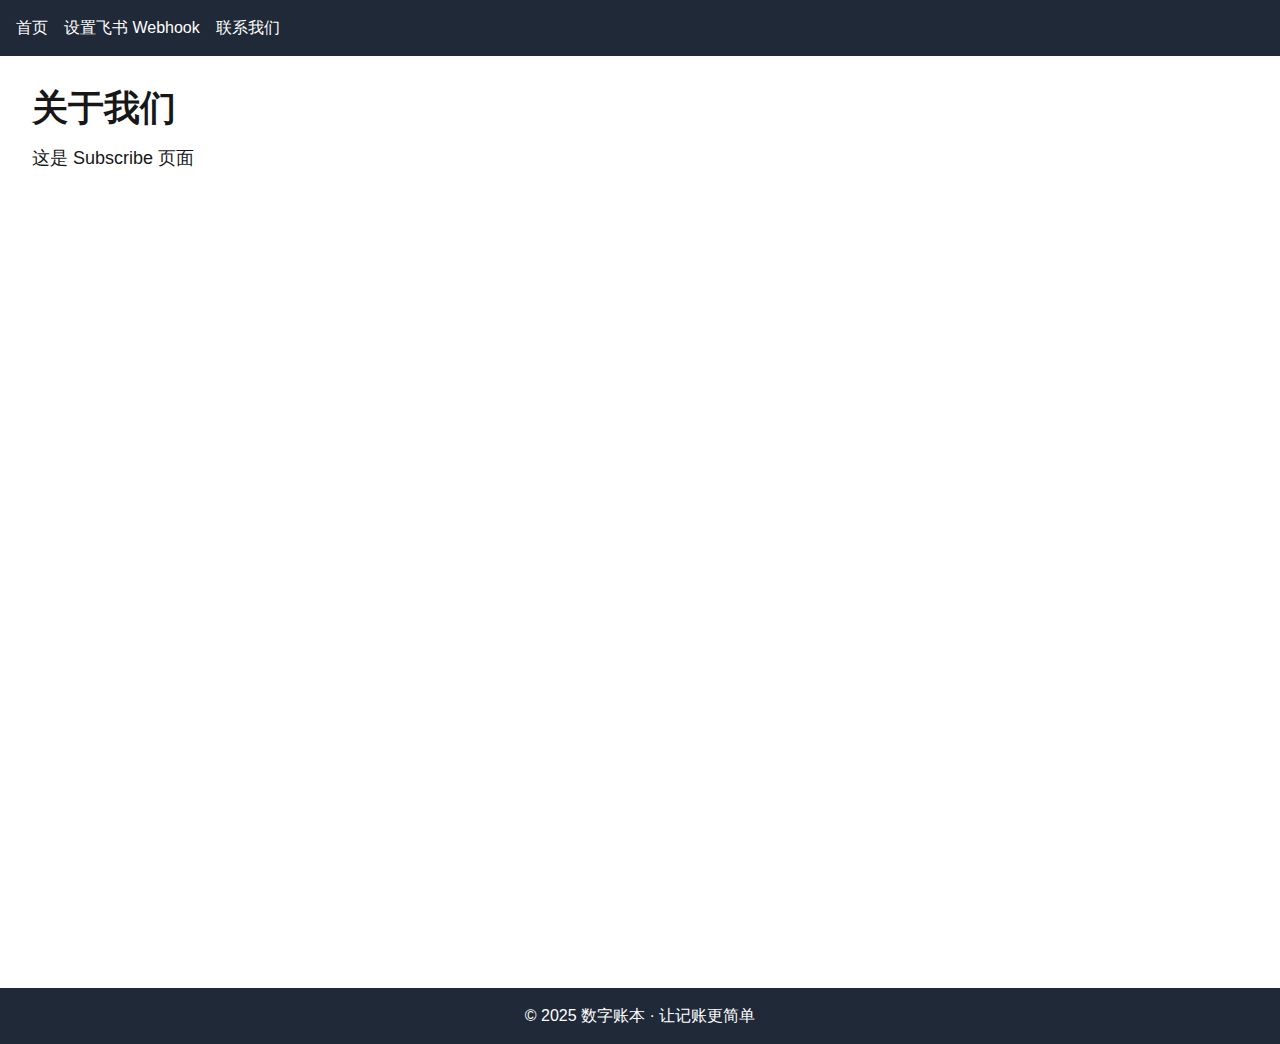
<file: wx/sub.html>
<!DOCTYPE html><html lang="zh"><head><meta charSet="utf-8"/><meta name="viewport" content="width=device-width, initial-scale=1"/><link rel="stylesheet" href="/_next/static/css/092851942fc3af41.css" data-precedence="next"/><link rel="preload" as="script" fetchPriority="low" href="/_next/static/chunks/webpack-68f22649503f8e75.js"/><script src="/_next/static/chunks/4bd1b696-7f4092adee896cfb.js" async=""></script><script src="/_next/static/chunks/517-6ba646616c25fc86.js" async=""></script><script src="/_next/static/chunks/main-app-de2c686121b2d412.js" async=""></script><script src="/_next/static/chunks/839-b7e8586005a6b301.js" async=""></script><script src="/_next/static/chunks/app/layout-1eefaf1595cbd5c8.js" async=""></script><title>数字账本</title><meta name="description" content="欢迎使用数字账本"/><link rel="icon" href="/favicon.ico" type="image/x-icon" sizes="16x16"/><script src="/_next/static/chunks/polyfills-42372ed130431b0a.js" noModule=""></script></head><body><header class="bg-gray-800 text-white p-4"><nav class="container mx-auto flex space-x-4"><a class="hover:text-gray-300" href="/">首页</a><a class="hover:text-gray-300" href="/wx/setting">设置飞书 Webhook</a><a class="hover:text-gray-300" href="/contact">联系我们</a></nav></header><div class="min-h-screen p-8"><h1 class="text-4xl font-bold mb-4">关于我们</h1><p class="text-lg">这是 Subscribe 页面</p></div><footer class="bg-gray-800 text-white p-4 mt-8"><div class="container mx-auto text-center">© <!-- -->2025<!-- --> 数字账本 · 让记账更简单</div></footer><script src="/_next/static/chunks/webpack-68f22649503f8e75.js" async=""></script><script>(self.__next_f=self.__next_f||[]).push([0])</script><script>self.__next_f.push([1,"2:\"$Sreact.fragment\"\n3:I[4839,[\"839\",\"static/chunks/839-b7e8586005a6b301.js\",\"177\",\"static/chunks/app/layout-1eefaf1595cbd5c8.js\"],\"\"]\n4:I[5244,[],\"\"]\n5:I[3866,[],\"\"]\n6:I[6213,[],\"OutletBoundary\"]\n8:I[6213,[],\"MetadataBoundary\"]\na:I[6213,[],\"ViewportBoundary\"]\nc:I[4835,[],\"\"]\n1:HL[\"/_next/static/css/092851942fc3af41.css\",\"style\"]\n"])</script><script>self.__next_f.push([1,"0:{\"P\":null,\"b\":\"u-oBWUDQiPk7FJg3Ma1K8\",\"p\":\"\",\"c\":[\"\",\"wx\",\"sub\"],\"i\":false,\"f\":[[[\"\",{\"children\":[\"wx\",{\"children\":[\"sub\",{\"children\":[\"__PAGE__\",{}]}]}]},\"$undefined\",\"$undefined\",true],[\"\",[\"$\",\"$2\",\"c\",{\"children\":[[[\"$\",\"link\",\"0\",{\"rel\":\"stylesheet\",\"href\":\"/_next/static/css/092851942fc3af41.css\",\"precedence\":\"next\",\"crossOrigin\":\"$undefined\",\"nonce\":\"$undefined\"}]],[\"$\",\"html\",null,{\"lang\":\"zh\",\"children\":[\"$\",\"body\",null,{\"children\":[[\"$\",\"header\",null,{\"className\":\"bg-gray-800 text-white p-4\",\"children\":[\"$\",\"nav\",null,{\"className\":\"container mx-auto flex space-x-4\",\"children\":[[\"$\",\"$L3\",null,{\"href\":\"/\",\"className\":\"hover:text-gray-300\",\"children\":\"首页\"}],[\"$\",\"$L3\",null,{\"href\":\"/wx/setting\",\"className\":\"hover:text-gray-300\",\"children\":\"设置飞书 Webhook\"}],[\"$\",\"$L3\",null,{\"href\":\"/contact\",\"className\":\"hover:text-gray-300\",\"children\":\"联系我们\"}]]}]}],[\"$\",\"$L4\",null,{\"parallelRouterKey\":\"children\",\"segmentPath\":[\"children\"],\"error\":\"$undefined\",\"errorStyles\":\"$undefined\",\"errorScripts\":\"$undefined\",\"template\":[\"$\",\"$L5\",null,{}],\"templateStyles\":\"$undefined\",\"templateScripts\":\"$undefined\",\"notFound\":[[\"$\",\"title\",null,{\"children\":\"404: This page could not be found.\"}],[\"$\",\"div\",null,{\"style\":{\"fontFamily\":\"system-ui,\\\"Segoe UI\\\",Roboto,Helvetica,Arial,sans-serif,\\\"Apple Color Emoji\\\",\\\"Segoe UI Emoji\\\"\",\"height\":\"100vh\",\"textAlign\":\"center\",\"display\":\"flex\",\"flexDirection\":\"column\",\"alignItems\":\"center\",\"justifyContent\":\"center\"},\"children\":[\"$\",\"div\",null,{\"children\":[[\"$\",\"style\",null,{\"dangerouslySetInnerHTML\":{\"__html\":\"body{color:#000;background:#fff;margin:0}.next-error-h1{border-right:1px solid rgba(0,0,0,.3)}@media (prefers-color-scheme:dark){body{color:#fff;background:#000}.next-error-h1{border-right:1px solid rgba(255,255,255,.3)}}\"}}],[\"$\",\"h1\",null,{\"className\":\"next-error-h1\",\"style\":{\"display\":\"inline-block\",\"margin\":\"0 20px 0 0\",\"padding\":\"0 23px 0 0\",\"fontSize\":24,\"fontWeight\":500,\"verticalAlign\":\"top\",\"lineHeight\":\"49px\"},\"children\":\"404\"}],[\"$\",\"div\",null,{\"style\":{\"display\":\"inline-block\"},\"children\":[\"$\",\"h2\",null,{\"style\":{\"fontSize\":14,\"fontWeight\":400,\"lineHeight\":\"49px\",\"margin\":0},\"children\":\"This page could not be found.\"}]}]]}]}]],\"notFoundStyles\":[]}],[\"$\",\"footer\",null,{\"className\":\"bg-gray-800 text-white p-4 mt-8\",\"children\":[\"$\",\"div\",null,{\"className\":\"container mx-auto text-center\",\"children\":[\"© \",2025,\" 数字账本 · 让记账更简单\"]}]}]]}]}]]}],{\"children\":[\"wx\",[\"$\",\"$2\",\"c\",{\"children\":[null,[\"$\",\"$L4\",null,{\"parallelRouterKey\":\"children\",\"segmentPath\":[\"children\",\"wx\",\"children\"],\"error\":\"$undefined\",\"errorStyles\":\"$undefined\",\"errorScripts\":\"$undefined\",\"template\":[\"$\",\"$L5\",null,{}],\"templateStyles\":\"$undefined\",\"templateScripts\":\"$undefined\",\"notFound\":\"$undefined\",\"notFoundStyles\":\"$undefined\"}]]}],{\"children\":[\"sub\",[\"$\",\"$2\",\"c\",{\"children\":[null,[\"$\",\"$L4\",null,{\"parallelRouterKey\":\"children\",\"segmentPath\":[\"children\",\"wx\",\"children\",\"sub\",\"children\"],\"error\":\"$undefined\",\"errorStyles\":\"$undefined\",\"errorScripts\":\"$undefined\",\"template\":[\"$\",\"$L5\",null,{}],\"templateStyles\":\"$undefined\",\"templateScripts\":\"$undefined\",\"notFound\":\"$undefined\",\"notFoundStyles\":\"$undefined\"}]]}],{\"children\":[\"__PAGE__\",[\"$\",\"$2\",\"c\",{\"children\":[[\"$\",\"div\",null,{\"className\":\"min-h-screen p-8\",\"children\":[[\"$\",\"h1\",null,{\"className\":\"text-4xl font-bold mb-4\",\"children\":\"关于我们\"}],[\"$\",\"p\",null,{\"className\":\"text-lg\",\"children\":\"这是 Subscribe 页面\"}]]}],null,[\"$\",\"$L6\",null,{\"children\":\"$L7\"}]]}],{},null]},null]},null]},null],[\"$\",\"$2\",\"h\",{\"children\":[null,[\"$\",\"$2\",\"HwME4QwsCKx81BkfRz7cL\",{\"children\":[[\"$\",\"$L8\",null,{\"children\":\"$L9\"}],[\"$\",\"$La\",null,{\"children\":\"$Lb\"}],null]}]]}]]],\"m\":\"$undefined\",\"G\":[\"$c\",\"$undefined\"],\"s\":false,\"S\":true}\n"])</script><script>self.__next_f.push([1,"b:[[\"$\",\"meta\",\"0\",{\"name\":\"viewport\",\"content\":\"width=device-width, initial-scale=1\"}]]\n9:[[\"$\",\"meta\",\"0\",{\"charSet\":\"utf-8\"}],[\"$\",\"title\",\"1\",{\"children\":\"数字账本\"}],[\"$\",\"meta\",\"2\",{\"name\":\"description\",\"content\":\"欢迎使用数字账本\"}],[\"$\",\"link\",\"3\",{\"rel\":\"icon\",\"href\":\"/favicon.ico\",\"type\":\"image/x-icon\",\"sizes\":\"16x16\"}]]\n"])</script><script>self.__next_f.push([1,"7:null\n"])</script></body></html>
</file>
<file: _next/static/css/092851942fc3af41.css>
*,:after,:before{--tw-border-spacing-x:0;--tw-border-spacing-y:0;--tw-translate-x:0;--tw-translate-y:0;--tw-rotate:0;--tw-skew-x:0;--tw-skew-y:0;--tw-scale-x:1;--tw-scale-y:1;--tw-pan-x: ;--tw-pan-y: ;--tw-pinch-zoom: ;--tw-scroll-snap-strictness:proximity;--tw-gradient-from-position: ;--tw-gradient-via-position: ;--tw-gradient-to-position: ;--tw-ordinal: ;--tw-slashed-zero: ;--tw-numeric-figure: ;--tw-numeric-spacing: ;--tw-numeric-fraction: ;--tw-ring-inset: ;--tw-ring-offset-width:0px;--tw-ring-offset-color:#fff;--tw-ring-color:rgba(59,130,246,.5);--tw-ring-offset-shadow:0 0 #0000;--tw-ring-shadow:0 0 #0000;--tw-shadow:0 0 #0000;--tw-shadow-colored:0 0 #0000;--tw-blur: ;--tw-brightness: ;--tw-contrast: ;--tw-grayscale: ;--tw-hue-rotate: ;--tw-invert: ;--tw-saturate: ;--tw-sepia: ;--tw-drop-shadow: ;--tw-backdrop-blur: ;--tw-backdrop-brightness: ;--tw-backdrop-contrast: ;--tw-backdrop-grayscale: ;--tw-backdrop-hue-rotate: ;--tw-backdrop-invert: ;--tw-backdrop-opacity: ;--tw-backdrop-saturate: ;--tw-backdrop-sepia: ;--tw-contain-size: ;--tw-contain-layout: ;--tw-contain-paint: ;--tw-contain-style: }::backdrop{--tw-border-spacing-x:0;--tw-border-spacing-y:0;--tw-translate-x:0;--tw-translate-y:0;--tw-rotate:0;--tw-skew-x:0;--tw-skew-y:0;--tw-scale-x:1;--tw-scale-y:1;--tw-pan-x: ;--tw-pan-y: ;--tw-pinch-zoom: ;--tw-scroll-snap-strictness:proximity;--tw-gradient-from-position: ;--tw-gradient-via-position: ;--tw-gradient-to-position: ;--tw-ordinal: ;--tw-slashed-zero: ;--tw-numeric-figure: ;--tw-numeric-spacing: ;--tw-numeric-fraction: ;--tw-ring-inset: ;--tw-ring-offset-width:0px;--tw-ring-offset-color:#fff;--tw-ring-color:rgba(59,130,246,.5);--tw-ring-offset-shadow:0 0 #0000;--tw-ring-shadow:0 0 #0000;--tw-shadow:0 0 #0000;--tw-shadow-colored:0 0 #0000;--tw-blur: ;--tw-brightness: ;--tw-contrast: ;--tw-grayscale: ;--tw-hue-rotate: ;--tw-invert: ;--tw-saturate: ;--tw-sepia: ;--tw-drop-shadow: ;--tw-backdrop-blur: ;--tw-backdrop-brightness: ;--tw-backdrop-contrast: ;--tw-backdrop-grayscale: ;--tw-backdrop-hue-rotate: ;--tw-backdrop-invert: ;--tw-backdrop-opacity: ;--tw-backdrop-saturate: ;--tw-backdrop-sepia: ;--tw-contain-size: ;--tw-contain-layout: ;--tw-contain-paint: ;--tw-contain-style: }/*
! tailwindcss v3.4.15 | MIT License | https://tailwindcss.com
*/*,:after,:before{box-sizing:border-box;border:0 solid #e5e7eb}:after,:before{--tw-content:""}:host,html{line-height:1.5;-webkit-text-size-adjust:100%;-moz-tab-size:4;tab-size:4;font-family:ui-sans-serif,system-ui,sans-serif,Apple Color Emoji,Segoe UI Emoji,Segoe UI Symbol,Noto Color Emoji;font-feature-settings:normal;font-variation-settings:normal;-webkit-tap-highlight-color:transparent}body{margin:0;line-height:inherit}hr{height:0;color:inherit;border-top-width:1px}abbr:where([title]){text-decoration:underline dotted}h1,h2,h3,h4,h5,h6{font-size:inherit;font-weight:inherit}a{color:inherit;text-decoration:inherit}b,strong{font-weight:bolder}code,kbd,pre,samp{font-family:ui-monospace,SFMono-Regular,Menlo,Monaco,Consolas,Liberation Mono,Courier New,monospace;font-feature-settings:normal;font-variation-settings:normal;font-size:1em}small{font-size:80%}sub,sup{font-size:75%;line-height:0;position:relative;vertical-align:baseline}sub{bottom:-.25em}sup{top:-.5em}table{text-indent:0;border-color:inherit;border-collapse:collapse}button,input,optgroup,select,textarea{font-family:inherit;font-feature-settings:inherit;font-variation-settings:inherit;font-size:100%;font-weight:inherit;line-height:inherit;letter-spacing:inherit;color:inherit;margin:0;padding:0}button,select{text-transform:none}button,input:where([type=button]),input:where([type=reset]),input:where([type=submit]){-webkit-appearance:button;background-color:transparent;background-image:none}:-moz-focusring{outline:auto}:-moz-ui-invalid{box-shadow:none}progress{vertical-align:baseline}::-webkit-inner-spin-button,::-webkit-outer-spin-button{height:auto}[type=search]{-webkit-appearance:textfield;outline-offset:-2px}::-webkit-search-decoration{-webkit-appearance:none}::-webkit-file-upload-button{-webkit-appearance:button;font:inherit}summary{display:list-item}blockquote,dd,dl,figure,h1,h2,h3,h4,h5,h6,hr,p,pre{margin:0}fieldset{margin:0}fieldset,legend{padding:0}menu,ol,ul{list-style:none;margin:0;padding:0}dialog{padding:0}textarea{resize:vertical}input::placeholder,textarea::placeholder{opacity:1;color:#9ca3af}[role=button],button{cursor:pointer}:disabled{cursor:default}audio,canvas,embed,iframe,img,object,svg,video{display:block;vertical-align:middle}img,video{max-width:100%;height:auto}[hidden]:where(:not([hidden=until-found])){display:none}.container{width:100%}@media (min-width:640px){.container{max-width:640px}}@media (min-width:768px){.container{max-width:768px}}@media (min-width:1024px){.container{max-width:1024px}}@media (min-width:1280px){.container{max-width:1280px}}@media (min-width:1536px){.container{max-width:1536px}}.relative{position:relative}.mx-auto{margin-left:auto;margin-right:auto}.mb-12{margin-bottom:3rem}.mb-16{margin-bottom:4rem}.mb-4{margin-bottom:1rem}.mb-8{margin-bottom:2rem}.mr-2{margin-right:.5rem}.mt-2{margin-top:.5rem}.mt-6{margin-top:1.5rem}.mt-8{margin-top:2rem}.block{display:block}.inline-block{display:inline-block}.flex{display:flex}.grid{display:grid}.min-h-screen{min-height:100vh}.w-full{width:100%}.max-w-2xl{max-width:42rem}.max-w-4xl{max-width:56rem}.flex-1{flex:1 1 0%}.items-center{align-items:center}.gap-2{gap:.5rem}.gap-3{gap:.75rem}.gap-8{gap:2rem}.space-x-4>:not([hidden])~:not([hidden]){--tw-space-x-reverse:0;margin-right:calc(1rem * var(--tw-space-x-reverse));margin-left:calc(1rem * calc(1 - var(--tw-space-x-reverse)))}.space-y-2>:not([hidden])~:not([hidden]){--tw-space-y-reverse:0;margin-top:calc(.5rem * calc(1 - var(--tw-space-y-reverse)));margin-bottom:calc(.5rem * var(--tw-space-y-reverse))}.space-y-3>:not([hidden])~:not([hidden]){--tw-space-y-reverse:0;margin-top:calc(.75rem * calc(1 - var(--tw-space-y-reverse)));margin-bottom:calc(.75rem * var(--tw-space-y-reverse))}.space-y-4>:not([hidden])~:not([hidden]){--tw-space-y-reverse:0;margin-top:calc(1rem * calc(1 - var(--tw-space-y-reverse)));margin-bottom:calc(1rem * var(--tw-space-y-reverse))}.space-y-6>:not([hidden])~:not([hidden]){--tw-space-y-reverse:0;margin-top:calc(1.5rem * calc(1 - var(--tw-space-y-reverse)));margin-bottom:calc(1.5rem * var(--tw-space-y-reverse))}.rounded-lg{border-radius:.5rem}.rounded-md{border-radius:.375rem}.border{border-width:1px}.border-gray-100{--tw-border-opacity:1;border-color:rgb(243 244 246/var(--tw-border-opacity,1))}.border-gray-200{--tw-border-opacity:1;border-color:rgb(229 231 235/var(--tw-border-opacity,1))}.border-green-400{--tw-border-opacity:1;border-color:rgb(74 222 128/var(--tw-border-opacity,1))}.border-red-400{--tw-border-opacity:1;border-color:rgb(248 113 113/var(--tw-border-opacity,1))}.bg-background{background-color:var(--background)}.bg-blue-500{--tw-bg-opacity:1;background-color:rgb(59 130 246/var(--tw-bg-opacity,1))}.bg-gray-50{--tw-bg-opacity:1;background-color:rgb(249 250 251/var(--tw-bg-opacity,1))}.bg-gray-800{--tw-bg-opacity:1;background-color:rgb(31 41 55/var(--tw-bg-opacity,1))}.bg-green-100{--tw-bg-opacity:1;background-color:rgb(220 252 231/var(--tw-bg-opacity,1))}.bg-red-100{--tw-bg-opacity:1;background-color:rgb(254 226 226/var(--tw-bg-opacity,1))}.bg-white{--tw-bg-opacity:1;background-color:rgb(255 255 255/var(--tw-bg-opacity,1))}.p-4{padding:1rem}.p-6{padding:1.5rem}.p-8{padding:2rem}.px-3{padding-left:.75rem;padding-right:.75rem}.px-4{padding-left:1rem;padding-right:1rem}.py-2{padding-top:.5rem;padding-bottom:.5rem}.text-center{text-align:center}.text-2xl{font-size:1.5rem;line-height:2rem}.text-3xl{font-size:1.875rem;line-height:2.25rem}.text-4xl{font-size:2.25rem;line-height:2.5rem}.text-lg{font-size:1.125rem;line-height:1.75rem}.text-sm{font-size:.875rem;line-height:1.25rem}.text-xl{font-size:1.25rem;line-height:1.75rem}.font-bold{font-weight:700}.font-medium{font-weight:500}.font-semibold{font-weight:600}.text-foreground{color:var(--foreground)}.text-gray-500{--tw-text-opacity:1;color:rgb(107 114 128/var(--tw-text-opacity,1))}.text-gray-600{--tw-text-opacity:1;color:rgb(75 85 99/var(--tw-text-opacity,1))}.text-gray-800{--tw-text-opacity:1;color:rgb(31 41 55/var(--tw-text-opacity,1))}.text-green-600{--tw-text-opacity:1;color:rgb(22 163 74/var(--tw-text-opacity,1))}.text-green-700{--tw-text-opacity:1;color:rgb(21 128 61/var(--tw-text-opacity,1))}.text-red-500{--tw-text-opacity:1;color:rgb(239 68 68/var(--tw-text-opacity,1))}.text-red-700{--tw-text-opacity:1;color:rgb(185 28 28/var(--tw-text-opacity,1))}.text-white{--tw-text-opacity:1;color:rgb(255 255 255/var(--tw-text-opacity,1))}.shadow-lg{--tw-shadow:0 10px 15px -3px rgba(0,0,0,.1),0 4px 6px -4px rgba(0,0,0,.1);--tw-shadow-colored:0 10px 15px -3px var(--tw-shadow-color),0 4px 6px -4px var(--tw-shadow-color)}.shadow-lg,.shadow-md{box-shadow:var(--tw-ring-offset-shadow,0 0 #0000),var(--tw-ring-shadow,0 0 #0000),var(--tw-shadow)}.shadow-md{--tw-shadow:0 4px 6px -1px rgba(0,0,0,.1),0 2px 4px -2px rgba(0,0,0,.1);--tw-shadow-colored:0 4px 6px -1px var(--tw-shadow-color),0 2px 4px -2px var(--tw-shadow-color)}.transition-all{transition-property:all;transition-timing-function:cubic-bezier(.4,0,.2,1);transition-duration:.15s}:root{--background:#fff;--foreground:#171717}body{color:var(--foreground);background:var(--background);font-family:Arial,Helvetica,sans-serif}.hover\:border-gray-200:hover{--tw-border-opacity:1;border-color:rgb(229 231 235/var(--tw-border-opacity,1))}.hover\:border-gray-300:hover{--tw-border-opacity:1;border-color:rgb(209 213 219/var(--tw-border-opacity,1))}.hover\:bg-blue-600:hover{--tw-bg-opacity:1;background-color:rgb(37 99 235/var(--tw-bg-opacity,1))}.hover\:text-gray-300:hover{--tw-text-opacity:1;color:rgb(209 213 219/var(--tw-text-opacity,1))}.hover\:shadow-lg:hover{--tw-shadow:0 10px 15px -3px rgba(0,0,0,.1),0 4px 6px -4px rgba(0,0,0,.1);--tw-shadow-colored:0 10px 15px -3px var(--tw-shadow-color),0 4px 6px -4px var(--tw-shadow-color);box-shadow:var(--tw-ring-offset-shadow,0 0 #0000),var(--tw-ring-shadow,0 0 #0000),var(--tw-shadow)}@media (min-width:768px){.md\:grid-cols-2{grid-template-columns:repeat(2,minmax(0,1fr))}}
</file>
